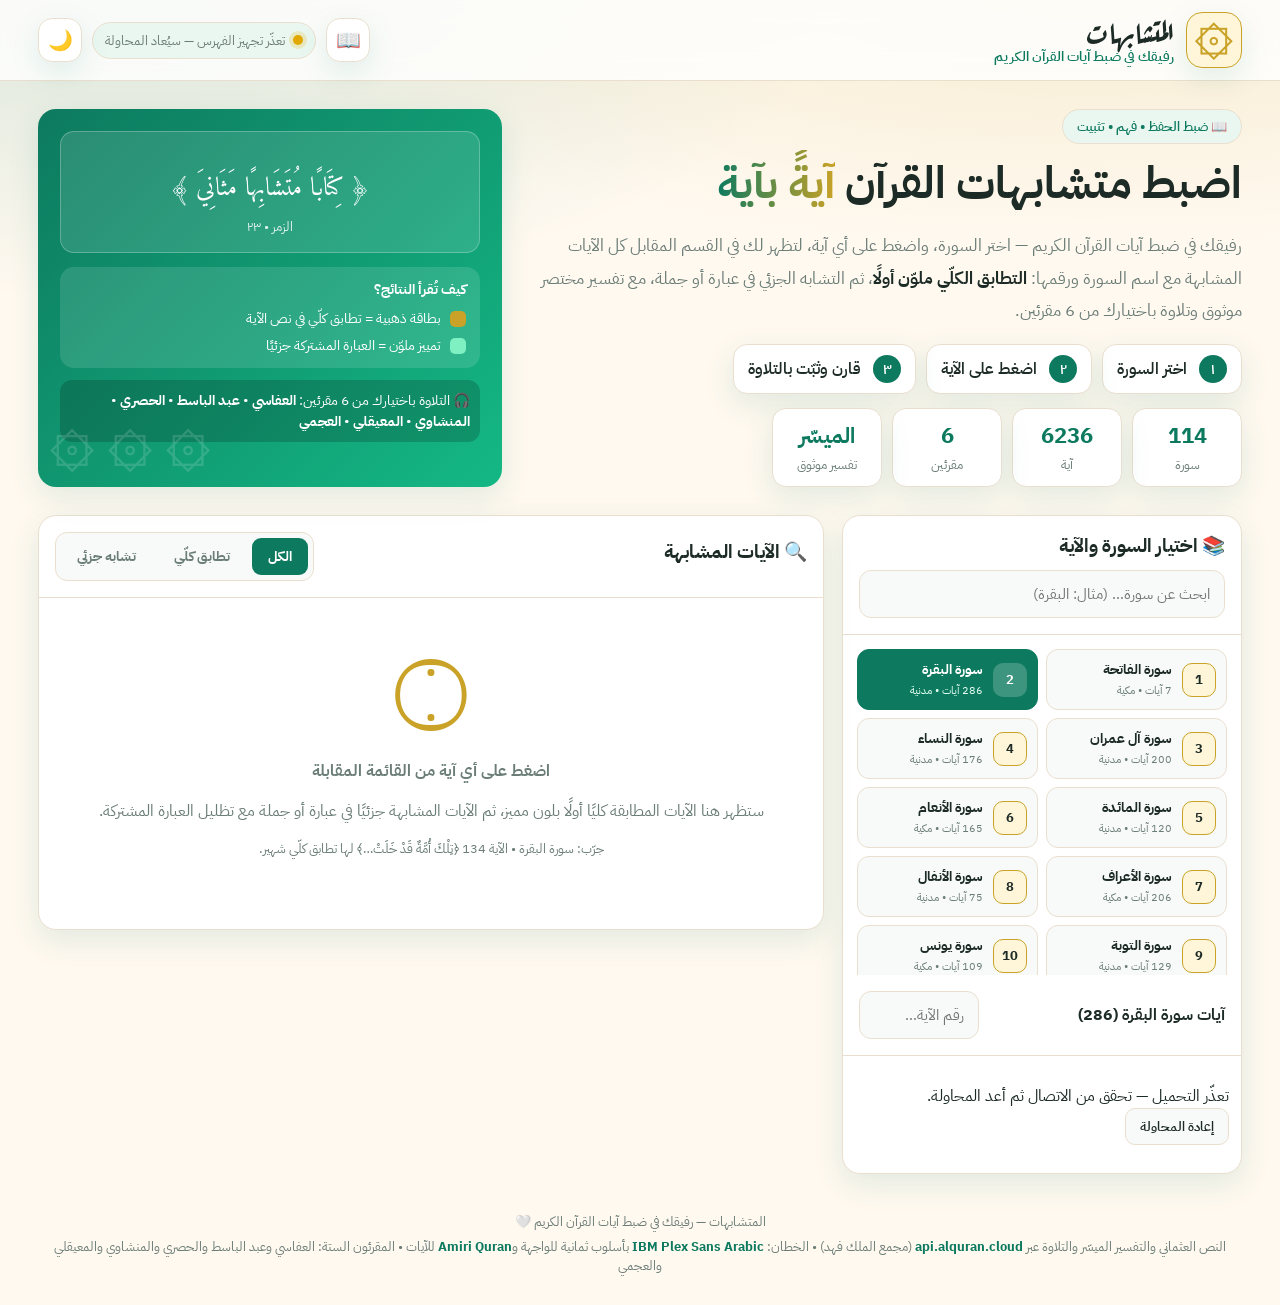
<file: index.html>
<!DOCTYPE html>
<html lang="ar" dir="rtl" data-theme="light">
<head>
<meta charset="UTF-8" />
<meta name="viewport" content="width=device-width, initial-scale=1.0" />
<title>المتشابهات | رفيقك في ضبط آيات القرآن الكريم</title>
<meta name="description" content="المتشابهات — رفيقك في ضبط آيات القرآن الكريم. اختر السورة والآية لعرض الآيات المتشابهة كليًا وجزئيًا مع التفسير المختصر والتلاوة." />
<link rel="preconnect" href="https://fonts.googleapis.com" />
<link rel="preconnect" href="https://fonts.gstatic.com" crossorigin />
<link href="https://fonts.googleapis.com/css2?family=IBM+Plex+Sans+Arabic:wght@300;400;500;600;700&family=Amiri+Quran&family=Aref+Ruqaa:wght@400;700&display=swap" rel="stylesheet" />
<link rel="stylesheet" href="styles.css" />
<link rel="icon" href="data:image/svg+xml,<svg xmlns='http://www.w3.org/2000/svg' viewBox='0 0 100 100'><text y='.9em' font-size='90'>۞</text></svg>" />
<link rel="manifest" href="manifest.json" />
<meta name="mobile-web-app-capable" content="yes" />
<meta name="apple-mobile-web-app-status-bar-style" content="default" />
<meta name="apple-mobile-web-app-title" content="المتشابهات" />
<link rel="apple-touch-icon" sizes="180x180" href="data:image/svg+xml,%3Csvg xmlns='http://www.w3.org/2000/svg' viewBox='0 0 180 180'%3E%3Crect width='180' height='180' fill='%23FFF9F0'/%3E%3Ctext x='50%25' y='50%25' font-size='90' text-anchor='middle' dominant-baseline='central' fill='%230D7A5F' font-family='Amiri Quran, serif'%3E%D8%B5%D9%84%D9%89%3C/text%3E%3C/svg%3E" />
</head>
<body>

<header class="topbar">
  <div class="container topbar-inner">
    <div class="brand">
      <span class="brand-mark">۞</span>
      <div>
        <h1 class="brand-name">المتشابهات</h1>
        <p class="brand-tag">رفيقك في ضبط آيات القرآن الكريم</p>
      </div>
    </div>
    <div class="topbar-actions">
      <div class="dropdown">
        <button class="btn-icon dropdown-btn" aria-label="التفاسير" title="التفاسير">📖</button>
        <div class="dropdown-content">
          <a href="tafsir.html?tafsir=saadi" class="dropdown-item">📘 تفسير السعدي</a>
          <a href="tafsir.html?tafsir=baghawi" class="dropdown-item">📗 تفسير البغوي</a>
        </div>
      </div>
      <button id="installAppHeaderBtn" class="btn-icon" aria-label="تثبيت التطبيق" title="تثبيت تطبيق المتشابهات" style="display:none">📲</button>
      <span id="corpusStatus" class="corpus-status" title="حالة فهرس المتشابهات">
        <span class="dot"></span><span id="corpusStatusText">جاري تجهيز الفهرس…</span>
      </span>
      <button id="themeToggle" class="btn-icon" aria-label="تبديل المظهر" title="ليلي / نهاري">
        <span id="themeIcon">🌙</span>
      </button>
    </div>
  </div>
</header>

<section class="hero">
  <div class="container hero-inner">
    <div class="hero-text">
      <span class="pill">📖 ضبط الحفظ • فهم • تثبيت</span>
      <h2>اضبط متشابهات القرآن <span class="grad">آيةً بآية</span></h2>
      <p class="hero-sub">رفيقك في ضبط آيات القرآن الكريم — اختر السورة، واضغط على أي آية، لتظهر لك في القسم المقابل كل الآيات المشابهة مع اسم السورة ورقمها: <b>التطابق الكلّي ملوّن أولًا</b>، ثم التشابه الجزئي في عبارة أو جملة، مع تفسير مختصر موثوق وتلاوة باختيارك من 6 مقرئين.</p>
      <div class="hero-steps">
        <div class="step"><span>١</span> اختر السورة</div>
        <div class="step"><span>٢</span> اضغط على الآية</div>
        <div class="step"><span>٣</span> قارن وثبّت بالتلاوة</div>
      </div>
      <div class="hero-stats">
        <div><b>114</b><small>سورة</small></div>
        <div><b>6236</b><small>آية</small></div>
        <div><b>6</b><small>مقرئين</small></div>
        <div><b>الميسّر</b><small>تفسير موثوق</small></div>
      </div>
    </div>
    <div class="hero-card">
      <div class="orn">﴿ كِتَابًا مُتَشَابِهًا مَثَانِيَ ﴾<small>الزمر • ٢٣</small></div>
      <div class="hero-hint">
        <b>كيف تُقرأ النتائج؟</b>
        <ul>
          <li><i class="lg-full"></i> بطاقة ذهبية = تطابق كلّي في نص الآية</li>
          <li><i class="lg-part"></i> تمييز ملوّن = العبارة المشتركة جزئيًا</li>
        </ul>
      </div>
      <div class="reciters-note">🎧 التلاوة باختيارك من 6 مقرئين: <b>العفاسي</b> • <b>عبد الباسط</b> • <b>الحصري</b> • <b>المنشاوي</b> • <b>المعيقلي</b> • <b>العجمي</b></div>
    </div>
  </div>
</section>

<main class="container layout">
  <!-- قسم الاختيار -->
  <aside class="panel select-panel">
    <div class="panel-head">
      <h3>📚 اختيار السورة والآية</h3>
      <input id="surahSearch" type="search" placeholder="ابحث عن سورة… (مثال: البقرة)" aria-label="بحث عن سورة" />
    </div>
    <div id="surahGrid" class="surah-grid" role="listbox" aria-label="السور"></div>
    <div class="ayah-head">
      <h4 id="ayahHeadTitle">آيات السورة</h4>
      <input id="ayahSearch" type="number" min="1" placeholder="رقم الآية…" aria-label="انتقال لرقم آية" />
    </div>
    <div id="ayahList" class="ayah-list"><p class="empty">اختر سورة لعرض آياتها…</p></div>
  </aside>

  <!-- القسم المقابل: النتائج -->
  <section class="panel result-panel">
    <div id="selectedCard" class="selected-card hidden"></div>

    <div class="result-head">
      <h3>🔍 الآيات المشابهة <small id="resultCount"></small></h3>
      <div class="tabs" role="tablist">
        <button class="tab active" data-filter="all">الكل</button>
        <button class="tab" data-filter="full">تطابق كلّي</button>
        <button class="tab" data-filter="partial">تشابه جزئي</button>
      </div>
    </div>

    <div id="loadingSimilar" class="loading hidden"><span class="spinner"></span> جاري استخراج المتشابهات…</div>

    <div id="emptyResult" class="empty-result">
      <div class="empty-art">۝</div>
      <p><b>اضغط على أي آية من القائمة المقابلة</b></p>
      <p class="muted">ستظهر هنا الآيات المطابقة كليًا أولًا بلون مميز، ثم الآيات المشابهة جزئيًا في عبارة أو جملة مع تظليل العبارة المشتركة.</p>
      <p class="muted small">جرّب: سورة البقرة • الآية 134 ﴿تِلْكَ أُمَّةٌ قَدْ خَلَتْ…﴾ لها تطابق كلّي شهير.</p>
    </div>

    <div id="fullSection" class="hidden">
      <h4 class="sec-title full">✦ تطابق كلّي <span id="fullCount" class="badge"></span></h4>
      <p class="sec-desc">آيات مطابقة تمامًا للآية المقصودة — انتبه لمواضعها (اسم السورة ورقم الآية).</p>
      <div id="fullList" class="cards"></div>
    </div>

    <div id="partialSection" class="hidden">
      <h4 class="sec-title part">◈ تشابه جزئي في عبارة أو جملة <span id="partialCount" class="badge"></span></h4>
      <p class="sec-desc">آيات تشترك مع الآية المقصودة في عبارة أو جملة — العبارة المشتركة <mark>مظللة بلون</mark>.</p>
      <div id="partialList" class="cards"></div>
    </div>
  </section>
</main>

<footer>
  <div class="container foot">
    <div>المتشابهات — رفيقك في ضبط آيات القرآن الكريم 🤍</div>
    <div class="sources">النص العثماني والتفسير الميسّر والتلاوة عبر <b>api.alquran.cloud</b> (مجمع الملك فهد) • الخطان: <b>IBM Plex Sans Arabic</b> بأسلوب ثمانية للواجهة و<b>Amiri Quran</b> للآيات • المقرئون الستة: العفاسي وعبد الباسط والحصري والمنشاوي والمعيقلي والعجمي</div>
  </div>
</footer>

<script src="app.js"></script>
<script>
  /* تسجيل عامل الخدمة بشرط: ليس في التطوير، ليس داخل iframe */
  if ("serviceWorker" in navigator && window.location.protocol !== "localhost:" && window.self === window.top) {
    navigator.serviceWorker.register("./sw.js", { scope: "./" })
      .then((registration) => {
        console.log("Service Worker registered:", registration.scope);
      })
      .catch((error) => {
        console.log("Service Worker registration failed:", error);
      });
  }

  /* pop-up تثبيت التطبيق (PWA Install Prompt) */
  let deferredInstallPrompt = null;
  const isIOS = /iPad|iPhone|iPod/.test(navigator.userAgent);

  const installPopupOverlay = document.createElement("div");
  installPopupOverlay.className = "install-popup-overlay";
  installPopupOverlay.innerHTML = `
    <div class="install-popup-card">
      <div class="install-popup-header">
        <div class="install-popup-icon">📱</div>
        <h3>تثبيت تطبيق المتشابهات</h3>
      </div>
      <div class="install-popup-body">
        ${isIOS ? "اضغط على زر المشاركة (مربع مع سهم صاعد) ثم اختر \"إضافة إلى الشاشة الرئيسية\"" : "تثبيت التطبيق على هاتفك للوصول السريع إلى القرآن الكريم ومقارنة المتشابهات دون الحاجة لفتح المتصفح في كل مرة."}
      </div>
      <div class="install-popup-actions">
        <button class="install-popup-btn-secondary" id="closeInstallPopup">لاحقاً</button>
        <button class="install-popup-btn-primary" id="installAppBtn">${isIOS ? "فهمت" : "تثبيت الآن"}</button>
      </div>
    </div>
  `;
  document.body.appendChild(installPopupOverlay);

  const closeBtn = document.getElementById("closeInstallPopup");
  const installBtn = document.getElementById("installAppBtn");
  const headerBtn = document.getElementById("installAppHeaderBtn");

  function showInstallPopup(){
    if(localStorage.getItem("mutashabihat-install-dismissed") === "true") return;
    installPopupOverlay.classList.remove("hidden");
  }

  window.addEventListener("beforeinstallprompt", (e)=>{
    e.preventDefault();
    deferredInstallPrompt = e;
    if(!isIOS){
      headerBtn.style.display = "flex";
      showInstallPopup();
    }
  });

  installBtn.addEventListener("click", async ()=>{
    if(deferredInstallPrompt){
      deferredInstallPrompt.prompt();
      const { outcome } = await deferredInstallPrompt.userChoice;
      if(outcome === "accepted"){
        localStorage.setItem("mutashabihat-install-dismissed", "true");
      }
      deferredInstallPrompt = null;
    }
    installPopupOverlay.classList.add("hidden");
  });

  headerBtn.addEventListener("click", async ()=>{
    if(deferredInstallPrompt){
      deferredInstallPrompt.prompt();
      const { outcome } = await deferredInstallPrompt.userChoice;
      if(outcome === "accepted"){
        localStorage.setItem("mutashabihat-install-dismissed", "true");
        headerBtn.style.display = "none";
      }
      deferredInstallPrompt = null;
    }
    installPopupOverlay.classList.add("hidden");
  });

  closeBtn.addEventListener("click", ()=>{
    localStorage.setItem("mutashabihat-install-dismissed", "true");
    installPopupOverlay.classList.add("hidden");
  });

  if(window.matchMedia("(display-mode: standalone)").matches){
    localStorage.setItem("mutashabihat-install-dismissed", "true");
    headerBtn.style.display = "none";
  }
</script>
</body>
</html>
</file>
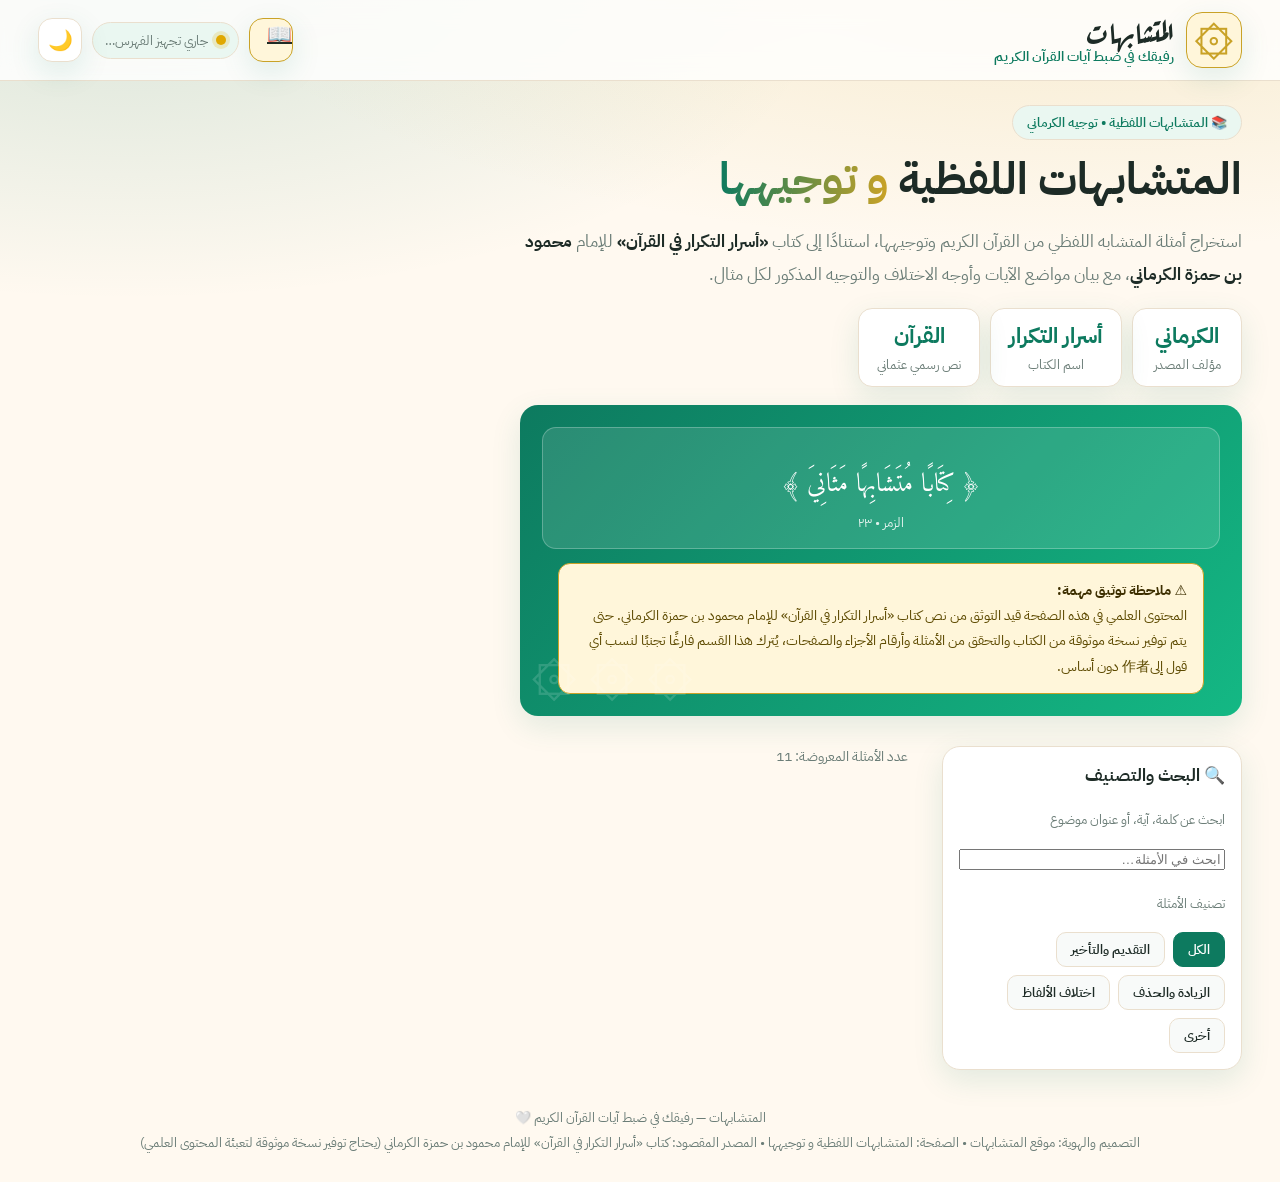
<file: lafziya.html>
<!DOCTYPE html>
<html lang="ar" dir="rtl" data-theme="light">
<head>
<meta charset="UTF-8" />
<meta name="viewport" content="width=device-width, initial-scale=1.0" />
<title>المتشابهات اللفظية و توجيهها | المتشابهات</title>
<meta name="description" content="المتشابهات اللفظية في القرآن الكريم وتوجيهها، بناءً على كتاب أسرار التكرار في القرآن للإمام محمود بن حمزة الكرماني." />
<link rel="preconnect" href="https://fonts.googleapis.com" />
<link rel="preconnect" href="https://fonts.gstatic.com" crossorigin />
<link href="https://fonts.googleapis.com/css2?family=IBM+Plex+Sans+Arabic:wght@300;400;500;600;700&family=Amiri+Quran&family=Aref+Ruqaa:wght@400;700&display=swap" rel="stylesheet" />
<link rel="stylesheet" href="styles.css" />
<link rel="icon" href="data:image/svg+xml,<svg xmlns='http://www.w3.org/2000/svg' viewBox='0 0 100 100'><text y='.9em' font-size='90'>۞</text></svg>" />
</head>
<body>

<header class="topbar">
  <div class="container topbar-inner">
    <div class="brand">
      <span class="brand-mark">۞</span>
      <div>
        <h1 class="brand-name">المتشابهات</h1>
        <p class="brand-tag">رفيقك في ضبط آيات القرآن الكريم</p>
      </div>
    </div>
    <div class="topbar-actions">
      <a href="lafziya.html" class="btn-icon" aria-label="المتشابهات اللفظية" title="المتشابهات اللفظية و توجيهها" style="background:var(--goldbg);border-color:var(--full-border);color:var(--text)">📖</a>
      <span id="corpusStatus" class="corpus-status" title="حالة فهرس المتشابهات">
        <span class="dot"></span><span id="corpusStatusText">جاري تجهيز الفهرس…</span>
      </span>
      <button id="themeToggle" class="btn-icon" aria-label="تبديل المظهر" title="ليلي / نهاري">
        <span id="themeIcon">🌙</span>
      </button>
    </div>
  </div>
</header>

<section class="hero" style="padding:24px 0 12px">
  <div class="container hero-inner">
    <div class="hero-text">
      <span class="pill">📚 المتشابهات اللفظية • توجيه الكرماني</span>
      <h2>المتشابهات اللفظية <span class="grad">و توجيهها</span></h2>
      <p class="hero-sub">استخراج أمثلة المتشابه اللفظي من القرآن الكريم وتوجيهها، استنادًا إلى كتاب <b>«أسرار التكرار في القرآن»</b> للإمام <b>محمود بن حمزة الكرماني</b>، مع بيان مواضع الآيات وأوجه الاختلاف والتوجيه المذكور لكل مثال.</p>
      <div class="hero-stats" style="margin-top:14px">
        <div><b>الكرماني</b><small>مؤلف المصدر</small></div>
        <div><b>أسرار التكرار</b><small>اسم الكتاب</small></div>
        <div><b>القرآن</b><small>نص رسمي عثماني</small></div>
      </div>
    </div>
    <div class="hero-card" style="grid-column:1">
      <div class="orn">﴿ كِتَابًا مُتَشَابِهًا مَثَانِيَ ﴾<small>الزمر • ٢٣</small></div>
      <div class="source-notice" style="margin-top:14px">
        <b>⚠️ ملاحظة توثيق مهمة:</b><br>
        المحتوى العلمي في هذه الصفحة قيد التوثق من نص كتاب «أسرار التكرار في القرآن» للإمام محمود بن حمزة الكرماني. حتى يتم توفير نسخة موثوقة من الكتاب والتحقق من الأمثلة وأرقام الأجزاء والصفحات، يُترك هذا القسم فارغًا تجنبًا لنسب أي قول إلى作者 دون أساس.
      </div>
    </div>
  </div>
</section>

<main class="container lafziya-layout">
  <!-- الشريط الجانبي: البحث والتصنيف -->
  <aside class="controls-panel">
    <h3>🔍 البحث والتصنيف</h3>
    <div class="section-sub">ابحث عن كلمة، آية، أو عنوان موضوع</div>
    <input id="lafziyaSearch" type="search" placeholder="ابحث في الأمثلة…" aria-label="بحث في المتشابهات اللفظية" />
    <div class="section-sub" style="margin-top:10px">تصنيف الأمثلة</div>
    <div class="categories" id="lafziyaCategories">
      <button class="cat-btn active" data-cat="all">الكل</button>
      <button class="cat-btn" data-cat="تقديم وتأخير">التقديم والتأخير</button>
      <button class="cat-btn" data-cat="زيادة وحذف">الزيادة والحذف</button>
      <button class="cat-btn" data-cat="اختلاف الألفاظ">اختلاف الألفاظ</button>
      <button class="cat-btn" data-cat="أخرى">أخرى</button>
    </div>
  </aside>

  <!-- المحتوى الرئيسي: البطاقات -->
  <section class="results-panel">
    <div id="lafziyaCount"></div>
    <div id="lafziyaNotice" class="source-notice">
      <b>⚠️ ملاحظة توثيق مهمة:</b><br>
      المحتوى العلمي في هذه الصفحة قيد التوثق من كتاب «أسرار التكرار في القرآن» للإمام محمود بن حمزة الكرماني. حتى يتم توفير نسخة موثوقة من الكتاب والتحقق من الأمثلة وأرقام الأجزاء والصفحات، يُترك هذا القسم فارغًا تجنبًا لنسب أي قول إلى المؤلف دون أساس.

      <h4 style="margin-top:16px;margin-bottom:6px">كيفية إضافة الأمثلة مستقبلاً:</h4>
      <p>افتح ملف <code>lafziya.js</code> وأضف كل مثال إلى مصفوفة <code>KIRMANI_EXAMPLES</code> حسب هذا النموذج:</p>
      <pre style="background:var(--card2);border:1px solid var(--border);border-radius:10px;padding:12px;font-size:13px;overflow:auto;line-height:1.5"><code>{
  category: "اختلاف الألفاظ", // "تقديم وتأخير" | "زيادة وحذف" | "اختلاف الألفاظ" | "أخرى"
  title: "عنوان مجموعة المتشابه",
  verses: [
    { surah: 2, ayah: 255, text: "نص الآية الأول" },
    { surah: 3, ayah: 2,   text: "نص الآية الثاني" }
  ],
  difference: {
    verseA: "الكلمة أو العبارة التي اختلفت في الآية الأولى",
    verseB: "الكلمة أو العبارة التي اختلفت في الآية الثانية",
    note: "شرح مبسط يساعد المستخدم على فهم الاختلاف وضبطه"
  },
  tafsir: "توجيه الإمام الكرماني لهذا المثال (نقلاً عن كتابه)",
  source: {
    book: "أسرار التكرار في القرآن",
    author: "محمود بن حمزة الكرماني",
    part: 1,      // رقم الجزء إن توفّر
    page: 45      // رقم الصفحة إن توفّر
  }
}</code></p>
      <p class="muted small">بعد إضافة الأمثلة، سيظهر عددها تلقائيًا في إحصائيات الصفحة وتصبح قابلة للبحث والتصنيف.</p>
    </div>
    <div id="lafziyaGrid" class="cards-grid"></div>
  </section>
</main>

<footer>
  <div class="container foot">
    <div>المتشابهات — رفيقك في ضبط آيات القرآن الكريم 🤍</div>
    <div class="sources">التصميم والهوية: موقع المتشابهات • الصفحة: المتشابهات اللفظية و توجيهها • المصدر المقصود: كتاب «أسرار التكرار في القرآن» للإمام محمود بن حمزة الكرماني (يحتاج توفير نسخة موثوقة لتعبئة المحتوى العلمي)</div>
  </div>
</footer>

<script src="lafziya.js"></script>
</body>
</html>
</file>
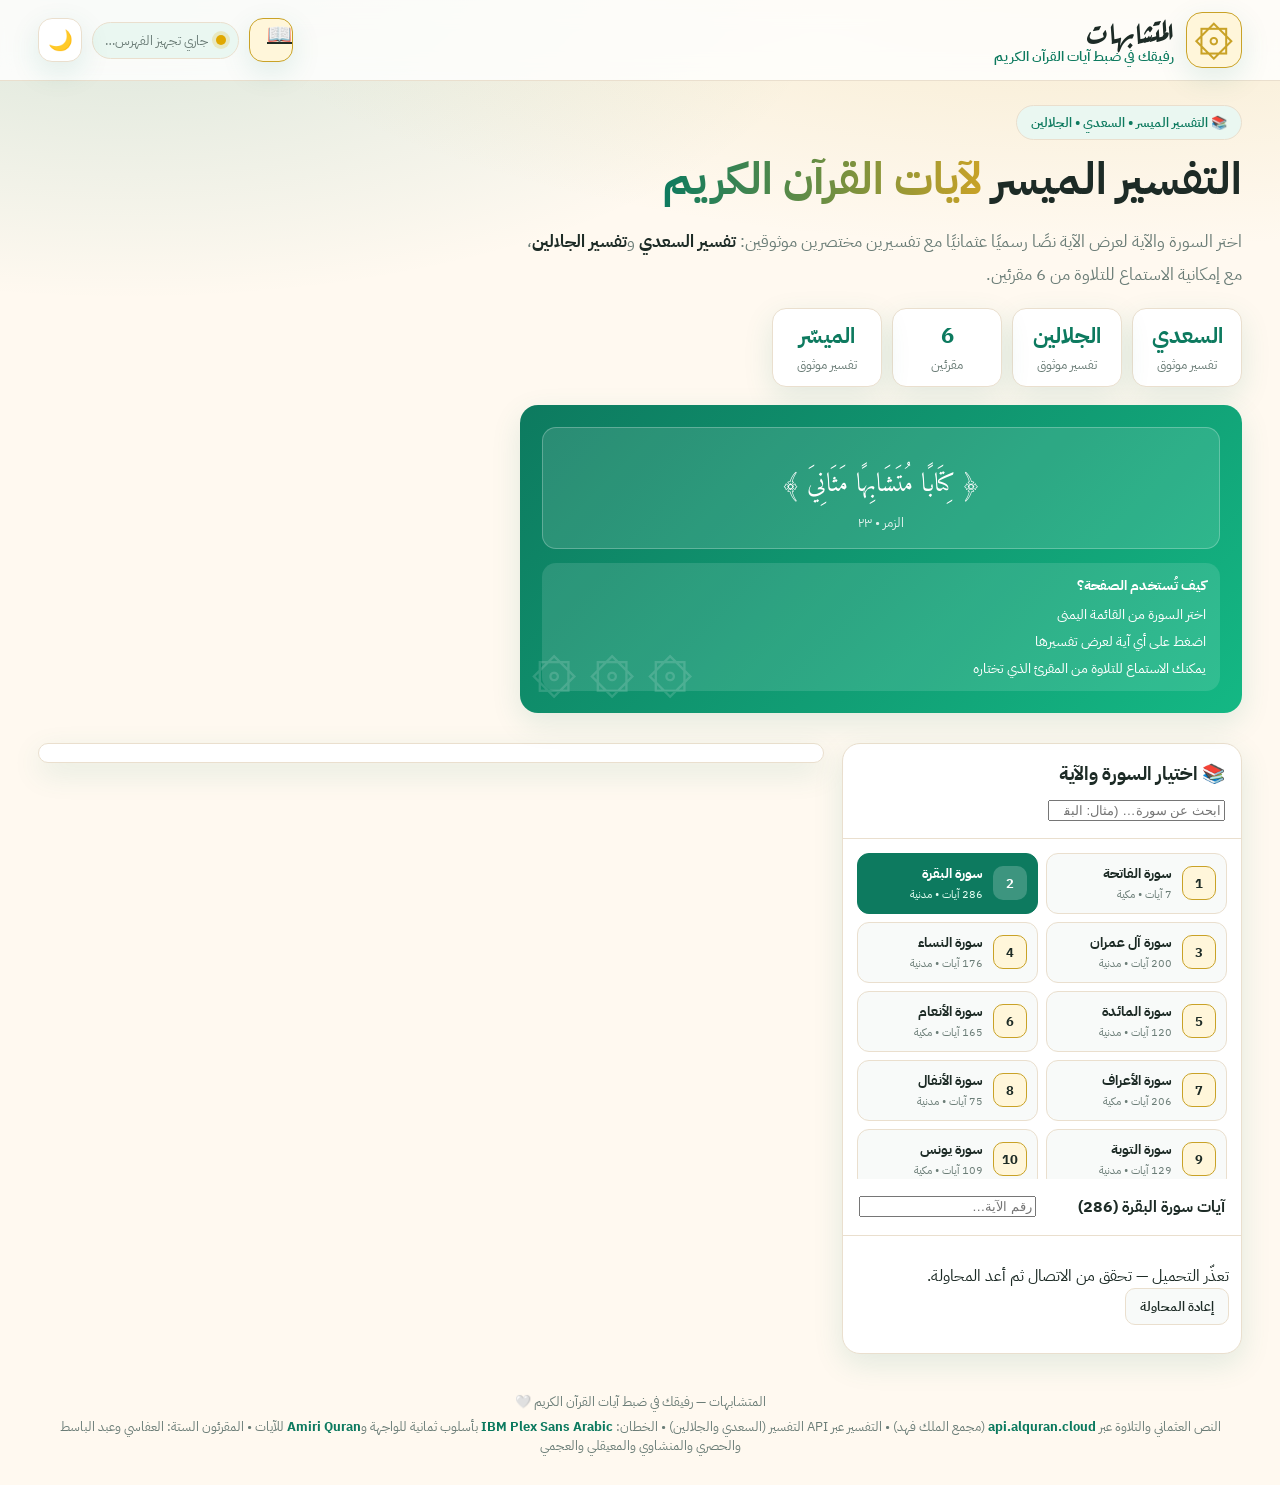
<file: tafsir.html>
<!DOCTYPE html>
<html lang="ar" dir="rtl" data-theme="light">
<head>
<meta charset="UTF-8" />
<meta name="viewport" content="width=device-width, initial-scale=1.0" />
<title>التفسير الميسر | المتشابهات</title>
<meta name="description" content="التفسير الميسر لآيات القرآن الكريم بتفسير السعدي والجلالين — رفقك في فهم وضبط آيات القرآن." />
<link rel="preconnect" href="https://fonts.googleapis.com" />
<link rel="preconnect" href="https://fonts.gstatic.com" crossorigin />
<link href="https://fonts.googleapis.com/css2?family=IBM+Plex+Sans+Arabic:wght@300;400;500;600;700&family=Amiri+Quran&family=Aref+Ruqaa:wght@400;700&display=swap" rel="stylesheet" />
<link rel="stylesheet" href="styles.css" />
<link rel="icon" href="data:image/svg+xml,<svg xmlns='http://www.w3.org/2000/svg' viewBox='0 0 100 100'><text y='.9em' font-size='90'>۞</text></svg>" />
<link rel="manifest" href="manifest.json" />
<meta name="mobile-web-app-capable" content="yes" />
<meta name="apple-mobile-web-app-status-bar-style" content="default" />
<meta name="apple-mobile-web-app-title" content="المتشابهات" />
<link rel="apple-touch-icon" sizes="180x180" href="data:image/svg+xml,%3Csvg xmlns='http://www.w3.org/2000/svg' viewBox='0 0 180 180'%3E%3Crect width='180' height='180' fill='%23FFF9F0'/%3E%3Ctext x='50%25' y='50%25' font-size='90' text-anchor='middle' dominant-baseline='central' fill='%230D7A5F' font-family='Amiri Quran, serif'%3E%D8%B5%D9%84%D9%89%3C/text%3E%3C/svg%3E" />
</head>
<body>

<header class="topbar">
  <div class="container topbar-inner">
    <div class="brand">
      <span class="brand-mark">۞</span>
      <div>
        <h1 class="brand-name">المتشابهات</h1>
        <p class="brand-tag">رفيقك في ضبط آيات القرآن الكريم</p>
      </div>
    </div>
    <div class="topbar-actions">
      <a href="tafsir.html" class="btn-icon" aria-label="التفسير الميسر" title="التفسير الميسر — السعدي والجلالين" style="background:var(--goldbg);border-color:var(--full-border);color:var(--text)">📖</a>
      <button id="installAppHeaderBtn" class="btn-icon" aria-label="تثبيت التطبيق" title="تثبيت تطبيق المتشابهات" style="display:none">📲</button>
      <span id="corpusStatus" class="corpus-status" title="حالة فهرس المتشابهات">
        <span class="dot"></span><span id="corpusStatusText">جاري تجهيز الفهرس…</span>
      </span>
      <button id="themeToggle" class="btn-icon" aria-label="تبديل المظهر" title="ليلي / نهاري">
        <span id="themeIcon">🌙</span>
      </button>
    </div>
  </div>
</header>

<section class="hero" style="padding:24px 0 12px">
  <div class="container hero-inner">
    <div class="hero-text">
      <span class="pill">📚 التفسير الميسر • السعدي • الجلالين</span>
      <h2>التفسير الميسر <span class="grad">لآيات القرآن الكريم</span></h2>
      <p class="hero-sub">اختر السورة والآية لعرض الآية نصًا رسميًا عثمانيًا مع تفسيرين مختصرين موثوقين: <b>تفسير السعدي</b> و<b>تفسير الجلالين</b>، مع إمكانية الاستماع للتلاوة من 6 مقرئين.</p>
      <div class="hero-stats" style="margin-top:14px">
        <div><b>السعدي</b><small>تفسير موثوق</small></div>
        <div><b>الجلالين</b><small>تفسير موثوق</small></div>
        <div><b>6</b><small>مقرئين</small></div>
        <div><b>الميسّر</b><small>تفسير موثوق</small></div>
      </div>
    </div>
    <div class="hero-card" style="grid-column:1">
      <div class="orn">﴿ كِتَابًا مُتَشَابِهًا مَثَانِيَ ﴾<small>الزمر • ٢٣</small></div>
      <div class="hero-hint" style="margin-top:14px">
        <b>كيف تُستخدم الصفحة؟</b>
        <ul style="margin:8px 0 0;padding:0;list-style:none;display:grid;gap:6px">
          <li>اختر السورة من القائمة اليمنى</li>
          <li>اضغط على أي آية لعرض تفسيرها</li>
          <li>يمكنك الاستماع للتلاوة من المقرئ الذي تختاره</li>
        </ul>
      </div>
    </div>
  </div>
</section>

<main class="container layout">
  <!-- قسم الاختيار -->
  <aside class="panel select-panel">
    <div class="panel-head">
      <h3>📚 اختيار السورة والآية</h3>
      <input id="tafsirSurahSearch" type="search" placeholder="ابحث عن سورة… (مثال: البقرة)" aria-label="بحث عن سورة" />
    </div>
    <div id="tafsirSurahGrid" class="surah-grid" role="listbox" aria-label="السور"></div>
    <div class="ayah-head">
      <h4 id="tafsirAyahHeadTitle">آيات السورة</h4>
      <input id="tafsirAyahSearch" type="number" min="1" placeholder="رقم الآية…" aria-label="انتقال لرقم آية" />
    </div>
    <div id="tafsirAyahList" class="ayah-list"><p class="empty">اختر سورة لعرض آياتها…</p></div>
  </aside>

  <!-- القسم المقابل: التفسير -->
  <section class="panel result-panel">
    <div id="tafsirSelectedCard" class="selected-card hidden"></div>

    <div id="tafsirLoading" class="loading hidden"><span class="spinner"></span> جاري جلب التفسير…</div>

    <div id="tafsirEmpty" class="empty-result hidden">
      <div class="empty-art">۝</div>
      <p><b>اضغط على أي آية من القائمة المقابلة</b></p>
      <p class="muted">سيظهر هنا نص الآية مع تفسير السعدي وتفسير الجلالين وتلاوة من 6 مقرئين.</p>
    </div>

    <div id="tafsirContent" class="tafsir-content hidden">
      <div class="tafsir-header">
        <h3 id="tafsirVerseRef">الآية</h3>
        <div class="tafsir-actions">
          <button class="mini-btn" id="tafsirCopyVerse">📋 نسخ الآية</button>
        </div>
      </div>
      <div class="tafsir-quran-text" id="tafsirQuranText"></div>

      <div class="tafsir-section">
        <h4>📘 تفسير السعدي</h4>
        <div class="tafsir-text" id="tafsirSaadi"></div>
      </div>

      <div class="tafsir-section">
        <h4>📗 تفسير الجلالين</h4>
        <div class="tafsir-text" id="tafsirBaghawi"></div>
      </div>

      <div class="sel-audio reciter-box">
        <label class="reciter-pick">🎧 المقرئ:
          <select class="reciter-select" id="tafsirReciterSelect" aria-label="اختيار المقرئ"></select>
        </label>
        <audio controls preload="none" id="tafsirAudio" style="width:100%;height:38px"></audio>
        <small class="muted">6 مقرئين: العفاسي • عبد الباسط • الحصري • المنشاوي • المعيقلي • العجمي</small>
      </div>
    </div>
  </section>
</main>

<footer>
  <div class="container foot">
    <div>المتشابهات — رفيقك في ضبط آيات القرآن الكريم 🤍</div>
    <div class="sources">النص العثماني والتلاوة عبر <b>api.alquran.cloud</b> (مجمع الملك فهد) • التفسير عبر API التفسير (السعدي والجلالين) • الخطان: <b>IBM Plex Sans Arabic</b> بأسلوب ثمانية للواجهة و<b>Amiri Quran</b> للآيات • المقرئون الستة: العفاسي وعبد الباسط والحصري والمنشاوي والمعيقلي والعجمي</div>
  </div>
</footer>

<script src="tafsir.js"></script>
<script>
  /* تسجيل عامل الخدمة بشرط: ليس في التطوير، ليس داخل iframe */
  if ("serviceWorker" in navigator && window.location.protocol !== "localhost:" && window.self === window.top) {
    navigator.serviceWorker.register("./sw.js", { scope: "./" })
      .then((registration) => {
        console.log("Service Worker registered:", registration.scope);
      })
      .catch((error) => {
        console.log("Service Worker registration failed:", error);
      });
  }

  /* pop-up تثبيت التطبيق (PWA Install Prompt) */
  let deferredInstallPrompt = null;
  const isIOS = /iPad|iPhone|iPod/.test(navigator.userAgent);

  const installPopupOverlay = document.createElement("div");
  installPopupOverlay.className = "install-popup-overlay";
  installPopupOverlay.innerHTML = `
    <div class="install-popup-card">
      <div class="install-popup-header">
        <div class="install-popup-icon">📱</div>
        <h3>تثبيت تطبيق المتشابهات</h3>
      </div>
      <div class="install-popup-body">
        ${isIOS ? "اضغط على زر المشاركة (مربع مع سهم صاعد) ثم اختر \"إضافة إلى الشاشة الرئيسية\"" : "تثبيت التطبيق على هاتفك للوصول السريع إلى القرآن الكريم ومقارنة المتشابهات دون الحاجة لفتح المتصفح في كل مرة."}
      </div>
      <div class="install-popup-actions">
        <button class="install-popup-btn-secondary" id="closeInstallPopup">لاحقاً</button>
        <button class="install-popup-btn-primary" id="installAppBtn">${isIOS ? "فهمت" : "تثبيت الآن"}</button>
      </div>
    </div>
  `;
  document.body.appendChild(installPopupOverlay);

  const closeBtn = document.getElementById("closeInstallPopup");
  const installBtn = document.getElementById("installAppBtn");
  const headerBtn = document.getElementById("installAppHeaderBtn");

  function showInstallPopup(){
    if(localStorage.getItem("mutashabihat-install-dismissed") === "true") return;
    installPopupOverlay.classList.remove("hidden");
  }

  window.addEventListener("beforeinstallprompt", (e)=>{
    e.preventDefault();
    deferredInstallPrompt = e;
    if(!isIOS){
      headerBtn.style.display = "flex";
      showInstallPopup();
    }
  });

  installBtn.addEventListener("click", async ()=>{
    if(deferredInstallPrompt){
      deferredInstallPrompt.prompt();
      const { outcome } = await deferredInstallPrompt.userChoice;
      if(outcome === "accepted"){
        localStorage.setItem("mutashabihat-install-dismissed", "true");
      }
      deferredInstallPrompt = null;
    }
    installPopupOverlay.classList.add("hidden");
  });

  headerBtn.addEventListener("click", async ()=>{
    if(deferredInstallPrompt){
      deferredInstallPrompt.prompt();
      const { outcome } = await deferredInstallPrompt.userChoice;
      if(outcome === "accepted"){
        localStorage.setItem("mutashabihat-install-dismissed", "true");
        headerBtn.style.display = "none";
      }
      deferredInstallPrompt = null;
    }
    installPopupOverlay.classList.add("hidden");
  });

  closeBtn.addEventListener("click", ()=>{
    localStorage.setItem("mutashabihat-install-dismissed", "true");
    installPopupOverlay.classList.add("hidden");
  });

  if(window.matchMedia("(display-mode: standalone)").matches){
    localStorage.setItem("mutashabihat-install-dismissed", "true");
    headerBtn.style.display = "none";
  }
</script>
</body>
</html>
</file>
<file: styles.css>
*{box-sizing:border-box}
:root{
  --radius:18px;
  --shadow:0 10px 30px rgba(13,122,95,.12);
}
html[data-theme="light"]{
  --bg:#FFF9F0; --bg2:#FFF3E0; --card:#FFFFFF; --card2:#F8FAF9;
  --text:#1d2b26; --muted:#6b7d77; --border:#eadfce;
  --primary:#0D7A5F; --primary2:#0a5f4b; --gold:#C9A227; --goldbg:#FFF6DA;
  --full-bg:linear-gradient(135deg,#FFF6DA,#FFEFC2); --full-border:#C9A227;
  --part-bg:#EFFAF6; --mark:#FFE08A; --mark-part:#BDEFD9;
  --hero1:#0D7A5F; --hero2:#14b884; --chip:#EAF7F1;
  --audio:#F1F8F5;
}
html[data-theme="dark"]{
  --bg:#0B1420; --bg2:#0F1D2E; --card:#142536; --card2:#0F1D2E;
  --text:#EDF4F0; --muted:#9DB4AA; --border:#234052;
  --primary:#2DD4A7; --primary2:#5EEABB; --gold:#E8C547; --goldbg:#2a2410;
  --full-bg:linear-gradient(135deg,#2b250f,#3a3013); --full-border:#E8C547;
  --part-bg:#10262b; --mark:#6b5a17; --mark-part:#134e3c;
  --hero1:#0e2a24; --hero2:#134e3c; --chip:#142c28;
  --audio:#0d1d29;
  --shadow:0 10px 30px rgba(0,0,0,.45);
}
html,body{margin:0;padding:0}
body{
  font-family:"IBM Plex Sans Arabic",system-ui,Tahoma,sans-serif;
  background:var(--bg); color:var(--text);
  background-image:radial-gradient(900px 300px at 85% -50px, rgba(201,162,39,.18), transparent),
                   radial-gradient(700px 300px at 10% 0, rgba(13,122,95,.15), transparent);
  min-height:100vh;
}
.container{max-width:1240px;margin:0 auto;padding:0 18px}
.quran{font-family:"Amiri Quran",serif;line-height:2.1}

/* Topbar */
.topbar{position:sticky;top:0;z-index:50;backdrop-filter:blur(12px);
  background:color-mix(in srgb, var(--card) 82%, transparent);
  border-bottom:1px solid var(--border)}
.topbar-inner{display:flex;align-items:center;justify-content:space-between;padding:12px 18px;gap:12px}
.brand{display:flex;align-items:center;gap:12px}
.brand-mark{font-size:38px;color:var(--gold);line-height:1;
  width:56px;height:56px;display:grid;place-items:center;border-radius:16px;
  background:var(--goldbg);border:1px solid var(--full-border);box-shadow:var(--shadow)}
.brand-name{margin:0;font-family:"Aref Ruqaa",serif;font-size:30px;line-height:1}
.brand-tag{margin:2px 0 0;color:var(--primary);font-weight:600;font-size:14px}
.topbar-actions{display:flex;align-items:center;gap:10px}
.corpus-status{display:flex;align-items:center;gap:8px;font-size:13px;color:var(--muted);
  background:var(--chip);border:1px solid var(--border);padding:8px 12px;border-radius:999px}
.corpus-status .dot{width:10px;height:10px;border-radius:50%;background:#e0a800;box-shadow:0 0 0 4px rgba(224,168,0,.2);animation:pulse 1.4s infinite}
.corpus-status.ready .dot{background:#16a34a;box-shadow:0 0 0 4px rgba(22,163,74,.2);animation:none}
@keyframes pulse{50%{opacity:.4}}
.btn-icon{border:1px solid var(--border);background:var(--card);color:var(--text);
  width:44px;height:44px;border-radius:14px;font-size:20px;cursor:pointer;box-shadow:var(--shadow)}
.btn-icon:hover{transform:translateY(-1px)}

/* قائمة التفاسير المنسدلة */
.dropdown{position:relative;display:inline-block}
.dropdown-content{display:none;position:absolute;right:0;top:100%;background:var(--card);
  border:1px solid var(--border);border-radius:14px;box-shadow:var(--shadow);
  min-width:160px;z-index:100;padding:8px;gap:6px;flex-direction:column}
.dropdown-content a{display:flex;align-items:center;gap:10px;padding:10px 14px;
  color:var(--text);text-decoration:none;font-size:15px;border-radius:10px;
  transition:.15s;font-family:inherit}
.dropdown-content a:hover{background:var(--chip);color:var(--primary)}
.dropdown:hover .dropdown-content{display:flex}
.dropdown-btn{position:relative}

@media (max-width:480px){
  .dropdown-content{min-width:140px}
  .dropdown-content a{font-size:14px;padding:8px 10px}
}

/* Hero */
.hero{padding:28px 0 10px}
.hero-inner{display:grid;grid-template-columns:1.4fr .9fr;gap:18px;align-items:stretch}
.hero-text h2{font-size:clamp(28px,4vw,44px);margin:10px 0;line-height:1.35}
.grad{background:linear-gradient(90deg,var(--primary),var(--gold));-webkit-background-clip:text;background-clip:text;color:transparent}
.pill{display:inline-block;background:var(--chip);border:1px solid var(--border);color:var(--primary);
  padding:7px 14px;border-radius:999px;font-size:13px;font-weight:600}
.hero-sub{color:var(--muted);font-size:17px;line-height:1.9}
.hero-sub b{color:var(--text)}
.hero-steps{display:flex;gap:10px;flex-wrap:wrap;margin:14px 0}
.step{background:var(--card);border:1px solid var(--border);border-radius:14px;padding:10px 14px;font-weight:600;box-shadow:var(--shadow)}
.step span{background:var(--primary);color:#fff;width:28px;height:28px;display:inline-grid;place-items:center;border-radius:50%;margin-left:8px;font-size:14px}
.hero-stats{display:flex;gap:10px;flex-wrap:wrap}
.hero-stats div{background:var(--card);border:1px solid var(--border);border-radius:14px;padding:10px 18px;text-align:center;min-width:110px;box-shadow:var(--shadow)}
.hero-stats b{display:block;font-size:22px;color:var(--primary)}
.hero-stats small{color:var(--muted)}
.hero-card{background:linear-gradient(135deg,var(--hero1),var(--hero2));color:#fff;border-radius:var(--radius);
  padding:22px;position:relative;overflow:hidden;box-shadow:var(--shadow)}
.hero-card::after{content:"۞ ۞ ۞";position:absolute;left:10px;bottom:6px;opacity:.15;font-size:44px}
.orn{font-family:"Amiri Quran",serif;font-size:26px;text-align:center;background:rgba(255,255,255,.12);
  border:1px solid rgba(255,255,255,.25);border-radius:14px;padding:16px}
.orn small{display:block;font-family:"IBM Plex Sans Arabic";font-size:13px;opacity:.85;margin-top:6px}
.hero-hint{margin-top:14px;background:rgba(255,255,255,.12);border-radius:14px;padding:12px 14px;font-size:14px}
.hero-hint ul{margin:8px 0 0;padding:0;list-style:none;display:grid;gap:6px}
.lg-full,.lg-part{display:inline-block;width:16px;height:16px;border-radius:5px;vertical-align:middle;margin-left:6px}
.lg-full{background:var(--gold)} .lg-part{background:#7ef0c1}
.reciters-note{margin-top:12px;font-size:14px;background:rgba(0,0,0,.18);padding:10px;border-radius:12px}

/* Layout */
.layout{display:grid;grid-template-columns:400px 1fr;gap:18px;padding:18px;align-items:start}
.panel{background:var(--card);border:1px solid var(--border);border-radius:var(--radius);box-shadow:var(--shadow);overflow:hidden}
.panel-head,.ayah-head,.result-head{padding:16px;border-bottom:1px solid var(--border)}
.panel-head h3,.result-head h3,.ayah-head h4{margin:0 0 10px}
#surahSearch,#ayahSearch{width:100%;padding:12px 14px;border-radius:12px;border:1px solid var(--border);
  background:var(--card2);color:var(--text);font-family:inherit;font-size:15px}
#surahSearch:focus,#ayahSearch:focus{outline:2px solid var(--primary)}
.surah-grid{display:grid;grid-template-columns:1fr 1fr;gap:8px;padding:14px;max-height:340px;overflow:auto}
.surah-btn{display:flex;align-items:center;gap:10px;border:1px solid var(--border);background:var(--card2);
  border-radius:12px;padding:9px 10px;cursor:pointer;font-family:inherit;color:var(--text);text-align:right;transition:.15s}
.surah-btn:hover{border-color:var(--primary);transform:translateY(-1px)}
.surah-btn.active{background:var(--primary);color:#fff;border-color:var(--primary)}
.surah-btn.active small{color:#e6fff4}
.surah-num{background:var(--goldbg);border:1px solid var(--full-border);color:var(--text);
  min-width:34px;height:34px;border-radius:10px;display:grid;place-items:center;font-weight:700;font-size:13px}
.surah-btn.active .surah-num{background:rgba(255,255,255,.2);color:#fff;border-color:transparent}
.surah-btn b{font-size:14px;display:block} .surah-btn small{color:var(--muted);font-size:11px}
.ayah-head{display:flex;gap:10px;align-items:center;justify-content:space-between}
.ayah-head h4{margin:0} #ayahSearch{width:120px}
.ayah-list{max-height:520px;overflow:auto;padding:12px;display:grid;gap:8px}
.ayah-item{border:1px solid var(--border);background:var(--card2);border-radius:12px;padding:10px 12px;cursor:pointer;transition:.15s}
.ayah-item:hover{border-color:var(--primary)}
.ayah-item.active{border:2px solid var(--primary);background:var(--part-bg)}
.ayah-item .n{font-size:12px;font-weight:700;color:var(--primary);background:var(--chip);border-radius:999px;padding:2px 10px;margin-left:8px}
.ayah-item .t{font-family:"Amiri Quran",serif;font-size:18px;line-height:2}

/* Result */
.result-panel{padding-bottom:18px}
.selected-card{margin:16px;border-radius:16px;border:2px solid var(--primary);overflow:hidden}
.selected-card.hidden{display:none}
.sel-top{background:linear-gradient(135deg,var(--primary),var(--primary2));color:#fff;padding:14px 18px;display:flex;justify-content:space-between;align-items:center;gap:10px;flex-wrap:wrap}
html[data-theme="dark"] .sel-top{color:#06251d}
.sel-top h3{margin:0;font-size:18px}
.sel-badges{display:flex;gap:8px;flex-wrap:wrap}
.sel-badges span{background:rgba(255,255,255,.22);padding:4px 12px;border-radius:999px;font-size:13px;font-weight:600}
.sel-text{padding:20px;font-size:26px;text-align:center;background:var(--goldbg)}
.sel-text mark{background:var(--mark);padding:0 6px;border-radius:6px}
.sel-audio{display:grid;gap:10px;padding:14px;background:var(--card)}
.reciter-box audio{width:100%;height:38px}
.reciter-pick{display:flex;align-items:center;gap:10px;font-weight:700;font-size:14px;color:var(--primary);flex-wrap:wrap}
.reciter-select{font-family:inherit;font-size:14px;font-weight:600;color:var(--text);
  background:var(--audio);border:1px solid var(--border);border-radius:10px;padding:9px 12px;cursor:pointer;max-width:100%}
.reciter-select:focus{outline:2px solid var(--primary)}
.audio-box{display:none}
.audio-box.show{display:grid;gap:8px}
.reciter{background:var(--audio);border:1px solid var(--border);border-radius:12px;padding:10px}
.reciter b{font-size:13px;display:block;margin-bottom:6px;color:var(--primary)}
.reciter audio{width:100%;height:36px}
.tafsir{margin:0 14px 14px;background:var(--part-bg);border:1px solid var(--border);border-right:4px solid var(--primary);border-radius:12px;padding:12px 14px;font-size:15px;line-height:1.9}
.tafsir b{color:var(--primary)}
.sel-actions{display:flex;gap:8px;padding:0 14px 14px}
.mini-btn{border:1px solid var(--border);background:var(--card2);color:var(--text);border-radius:10px;padding:8px 14px;cursor:pointer;font-family:inherit;font-size:13px;font-weight:600}
.mini-btn:hover{border-color:var(--primary)}

.result-head{display:flex;align-items:center;justify-content:space-between;gap:10px;flex-wrap:wrap}
.result-head small{color:var(--muted)}
.tabs{display:flex;gap:6px;background:var(--card2);padding:5px;border-radius:12px;border:1px solid var(--border)}
.tab{border:0;background:transparent;color:var(--muted);padding:8px 16px;border-radius:9px;cursor:pointer;font-family:inherit;font-weight:700;font-size:14px}
.tab.active{background:var(--primary);color:#fff}
.loading{display:flex;align-items:center;gap:10px;justify-content:center;padding:26px;color:var(--muted)}
.loading.hidden{display:none}
.spinner{width:22px;height:22px;border:3px solid var(--border);border-top-color:var(--primary);border-radius:50%;animation:spin 1s linear infinite}
@keyframes spin{to{transform:rotate(360deg)}}
.empty-result{text-align:center;padding:40px 20px;color:var(--muted)}
.empty-result.hidden{display:none}
.empty-art{font-size:70px;color:var(--gold)}
.muted{color:var(--muted)} .small{font-size:13px}
.sec-title{margin:18px 16px 4px;font-size:18px;display:flex;align-items:center;gap:10px}
.sec-title.full{color:var(--gold)} .sec-title.part{color:var(--primary)}
.badge{background:var(--primary);color:#fff;font-size:12px;border-radius:999px;padding:3px 12px}
.sec-title.full .badge{background:var(--gold);color:#3d2f00}
.sec-desc{margin:0 16px 10px;color:var(--muted);font-size:14px}
.sec-desc mark{background:var(--mark-part);padding:0 6px;border-radius:5px}
.cards{display:grid;gap:12px;padding:0 16px}
.hidden{display:none!important}
.card{border-radius:14px;padding:14px;border:1px solid var(--border);background:var(--card2)}
.card.full{background:var(--full-bg);border:2px solid var(--full-border);box-shadow:0 6px 20px rgba(201,162,39,.25)}
.card.part{border-right:4px solid var(--primary)}
.card-top{display:flex;justify-content:space-between;align-items:center;gap:8px;flex-wrap:wrap;margin-bottom:8px}
.surah-tag{font-weight:700;font-size:14px;background:var(--chip);border:1px solid var(--border);padding:5px 12px;border-radius:999px}
.card.full .surah-tag{background:rgba(255,255,255,.6);border-color:var(--full-border)}
.match-tag{font-size:12px;font-weight:700;padding:4px 12px;border-radius:999px}
.match-tag.f{background:var(--gold);color:#3d2f00}
.match-tag.p{background:var(--primary);color:#fff}
html[data-theme="dark"] .match-tag.p{color:#06251d}
.card-text{font-family:"Amiri Quran",serif;font-size:21px;line-height:2.1;margin:6px 0}
.card-text mark{background:var(--mark);border-radius:6px;padding:0 5px}
.card.part .card-text mark{background:var(--mark-part)}
.phrase{font-size:13px;color:var(--muted);background:var(--card);border:1px dashed var(--border);border-radius:10px;padding:8px 12px;margin:8px 0}
.phrase b{color:var(--primary)}
.sim-bar{height:8px;background:var(--border);border-radius:99px;overflow:hidden;margin:8px 0}
.sim-bar i{display:block;height:100%;background:linear-gradient(90deg,var(--primary),var(--gold));border-radius:99px}
.card-foot{display:flex;gap:8px;flex-wrap:wrap;margin-top:10px}
.card-foot audio{flex:1;min-width:200px;height:36px}
.tafsir-box{display:none;margin-top:10px;background:var(--card);border:1px solid var(--border);border-radius:10px;padding:10px 12px;font-size:14px;line-height:1.9}
.tafsir-box.show{display:block}
footer{margin:20px 0 30px;color:var(--muted);font-size:13px;text-align:center}
.foot{display:grid;gap:6px}
.sources b{color:var(--primary)}
::-webkit-scrollbar{width:9px;height:9px}
::-webkit-scrollbar-thumb{background:var(--primary);border-radius:99px;opacity:.6}
::-webkit-scrollbar-track{background:transparent}

/* ===== pop-up تثبيت التطبيق ===== */
.install-popup-overlay{
  position:fixed;
  top:0;left:0;right:0;bottom:0;
  background:rgba(13,122,95,.35);
  backdrop-filter:blur(4px);
  z-index:2000;
  display:none;
  align-items:center;
  justify-content:center;
  padding:20px;
  animation:fadeIn 0.3s ease-out;
}
.install-popup-overlay.hidden{display:none!important}
.install-popup-card{
  background:var(--card);
  border:1px solid var(--border);
  border-radius:20px;
  padding:24px;
  max-width:420px;
  width:100%;
  box-shadow:0 25px 50px rgba(0,0,0,.3);
  animation:slideUp 0.4s ease-out;
}
.install-popup-header{display:flex;align-items:center;gap:12px;margin-bottom:12px}
.install-popup-icon{width:48px;height:48px;border-radius:14px;background:var(--goldbg);border:1px solid var(--full-border);color:var(--primary);display:grid;place-items:center;font-size:24px;flex-shrink:0}
.install-popup-header h3{margin:0;font-size:18px;color:var(--text);font-weight:700}
.install-popup-body{color:var(--muted);font-size:14px;line-height:1.6;margin-bottom:22px}
.install-popup-actions{display:flex;gap:12px}
.install-popup-btn-primary{flex:1;background:var(--primary);color:#fff;border:none;border-radius:12px;padding:12px 18px;font-weight:700;font-family:inherit;font-size:15px;cursor:pointer}
.install-popup-btn-primary:hover{opacity:.9;transform:translateY(-1px)}
.install-popup-btn-secondary{background:transparent;color:var(--text);border:1px solid var(--border);border-radius:12px;padding:12px 18px;font-weight:600;font-family:inherit;font-size:14px;cursor:pointer}
.install-popup-btn-secondary:hover{background:var(--chip);border-color:var(--primary)}

/* ===== شارة تثبيت التطبيق ===== */
.install-badge{
  position:fixed;
  bottom:24px;
  right:24px;
  background:var(--primary);
  color:#fff;
  border-radius:50px;
  padding:12px 18px;
  box-shadow:0 10px 30px rgba(13,122,95,.4);
  z-index:1000;
  display:none;
  animation:slideInRight 0.4s ease-out;
  cursor:pointer;
  font-size:14px;
  font-weight:700;
  display:flex;
  align-items:center;
  gap:10px;
  transition:transform .2s;
}
.install-badge.hidden{display:none!important}
.install-badge:hover{transform:scale(1.05)}
.install-badge:active{transform:scale(0.95)}
.install-badge-icon{width:32px;height:32px;border-radius:50%;background:rgba(255,255,255,.2);display:grid;place-items:center;font-size:16px;flex-shrink:0}
.install-badge-text{font-size:13px;white-space:nowrap}
@keyframes slideInRight{from{transform:translateX(40px);opacity:0}to{transform:translateX(0);opacity:1}}
@media (max-width:480px){
  .install-badge{bottom:16px;right:16px;padding:10px 14px}
}

@keyframes fadeIn{from{opacity:0}to{opacity:1}}
@keyframes slideUp{from{transform:translateY(30px);opacity:0}to{transform:translateY(0);opacity:1}}
@media (max-width:980px){
  .hero-inner{grid-template-columns:1fr}
  .layout{grid-template-columns:1fr}
  .sel-audio{grid-template-columns:1fr}
  .surah-grid{grid-template-columns:1fr 1fr}
}

/* ===== صفحة التفسير الميسر ===== */
.tafsir-content{padding:0 16px 16px;display:flex;flex-direction:column;gap:14px}
.tafsir-header{display:flex;justify-content:space-between;align-items:center;gap:10px;flex-wrap:wrap;margin-bottom:8px}
.tafsir-header h3{margin:0;font-size:17px;color:var(--primary)}
.tafsir-quran-text{font-family:"Amiri Quran",serif;font-size:24px;line-height:2.1;text-align:center;background:var(--goldbg);border:1px solid var(--full-border);border-radius:14px;padding:20px;margin:10px 0;box-shadow:var(--shadow)}
.tafsir-quran-text mark{background:var(--mark);border-radius:6px;padding:0 5px}
.tafsir-section{background:var(--card2);border:1px solid var(--border);border-radius:14px;padding:16px}
.tafsir-section h4{margin:0 0 10px;font-size:16px;display:flex;align-items:center;gap:8px}
.tafsir-section h4::before{content:"";width:8px;height:24px;background:var(--primary);border-radius:4px}
.tafsir-text{font-size:16px;line-height:2;color:var(--text)}
.tafsir-text b{color:var(--primary)}
.tafsir-loading{display:flex;align-items:center;gap:8px;color:var(--muted);font-size:14px;padding:20px;text-align:center}
.tafsir-error{color:#c7564f;font-size:14px;padding:20px;text-align:center;background:rgba(199,86,79,.1);border-radius:10px;border:1px solid rgba(199,86,79,.3)}
@media (max-width:980px){
  .tafsir-quran-text{font-size:20px;padding:16px}
}

/* ===== صفحة المتشابهات اللفظية ===== */
.lafziya-layout{display:grid;grid-template-columns:300px 1fr;gap:18px;padding:18px;align-items:start}
.controls-panel{background:var(--card);border:1px solid var(--border);border-radius:var(--radius);box-shadow:var(--shadow);overflow:hidden;display:flex;flex-direction:column;gap:14px;padding:16px;position:sticky;top:80px}
.controls-panel h3{margin:0 0 8px;font-size:17px;display:flex;align-items:center;gap:8px}
.controls-panel .section-sub{font-size:13px;color:var(--muted);line-height:1.6;margin-bottom:4px}
.source-notice{background:var(--goldbg);border:1px solid var(--full-border);color:#5d4a00;border-radius:12px;padding:14px 16px;margin:16px 16px 0;font-size:14px;line-height:1.8}
.source-notice b{color:#3d2f00}
.source-notice p{margin:6px 0 0}
.categories{display:flex;flex-wrap:wrap;gap:8px}
.cat-btn{border:1px solid var(--border);background:var(--card2);color:var(--text);border-radius:10px;padding:7px 14px;cursor:pointer;font-family:inherit;font-size:13px;font-weight:600;white-space:nowrap}
.cat-btn.active{background:var(--primary);color:#fff;border-color:var(--primary)}
.cards-grid{display:grid;gap:14px;padding:0 16px 16px}
.lafz-card{border-radius:14px;padding:16px;border:1px solid var(--border);background:var(--card2)}
.lafz-card .card-head{display:flex;justify-content:space-between;align-items:flex-start;gap:10px;flex-wrap:wrap;margin-bottom:10px}
.lafz-title{font-weight:700;font-size:16px;color:var(--primary);line-height:1.4}
.lafz-cat{font-size:12px;padding:4px 10px;border-radius:999px;background:var(--chip);border:1px solid var(--border);color:var(--muted);white-space:nowrap}
.lafz-verses{font-size:13px;color:var(--muted);margin-bottom:8px;background:var(--chip);border:1px solid var(--border);border-radius:10px;padding:6px 10px;display:inline-block}
.lafz-text{font-family:"Amiri Quran",serif;font-size:20px;line-height:2;margin:10px 0}
.lafz-text mark{background:var(--mark);border-radius:6px;padding:0 5px}
.diff-box{background:var(--card);border:1px solid var(--border);border-radius:10px;padding:12px;margin-top:10px}
.diff-box b{color:var(--primary)}
.diff-item{margin:6px 0;font-size:14px;line-height:1.7}
.diff-note{font-size:13px;color:var(--muted);margin-top:8px;border-top:1px dashed var(--border);padding-top:8px}
.source-box{margin-top:10px;font-size:12px;color:var(--muted);background:var(--chip);border:1px solid var(--border);border-radius:10px;padding:8px 12px;line-height:1.6}
.source-box b{color:var(--primary)}
.empty-lafz{text-align:center;padding:50px 20px;color:var(--muted)}
.empty-lafz .empty-art{font-size:70px;color:var(--gold);display:block;margin-bottom:12px}
#lafziyaCount{font-size:14px;color:var(--muted);padding:0 16px 10px}

@media (max-width:980px){
  .lafziya-layout{grid-template-columns:1fr}
  .controls-panel{position:static;top:auto}
}
</file>
